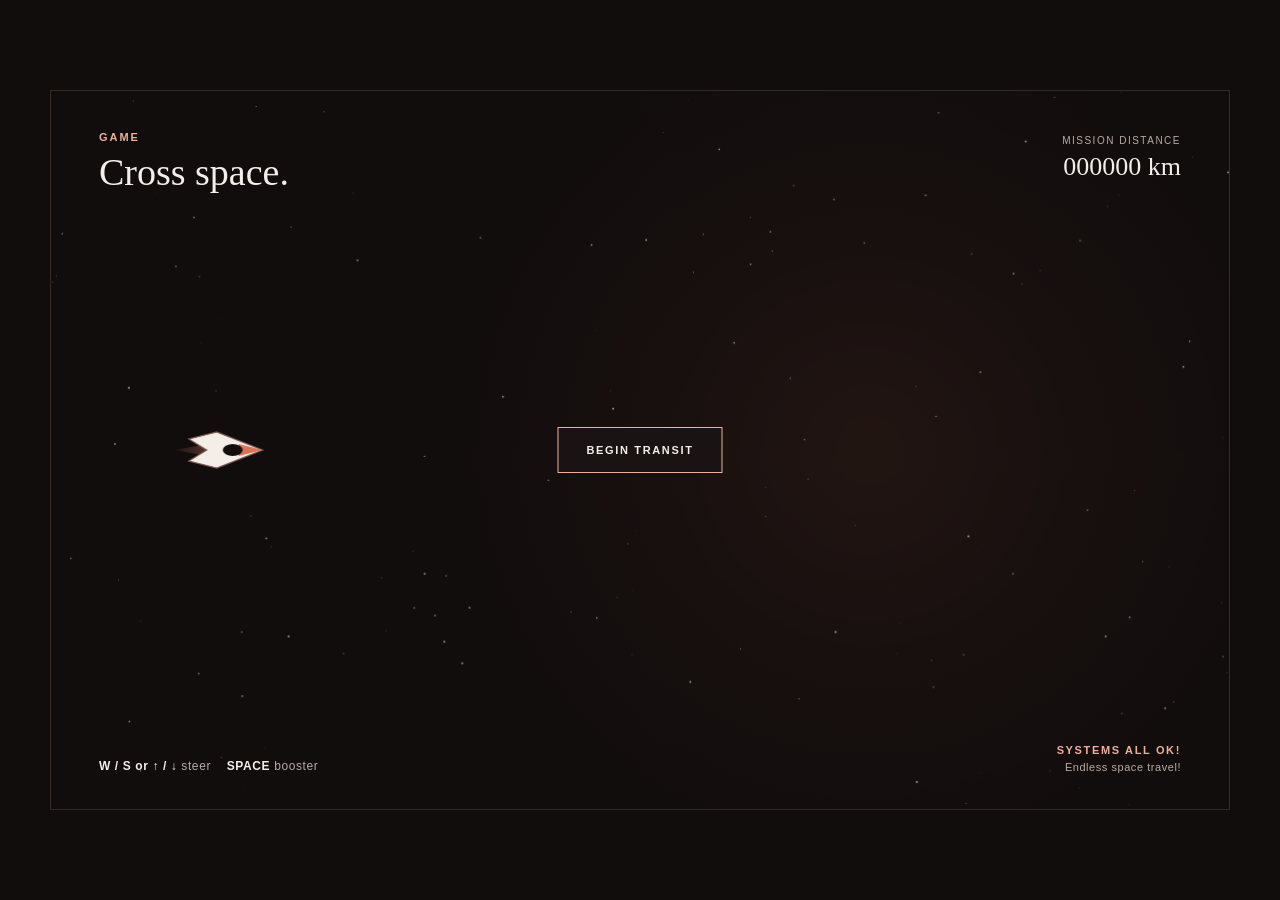
<file: dihhhh.html>
<!DOCTYPE html>
<html lang="en">
<head>
<meta charset="UTF-8">
<meta name="viewport" content="width=device-width, initial-scale=1.0">
<title>TRANSIT — Mars Mission</title>
<style>
  :root{
    --bg:#110d0d; --panel:#191313; --peach:#efb09a; --orange:#df7255;
    --cream:#f4eee9; --muted:#b9aaa3; --line:#382927;
  }
  *{box-sizing:border-box}
  html,body{margin:0;height:100%;background:var(--bg);color:var(--cream);
    font-family:Arial,Helvetica,sans-serif;overflow:hidden}
  body{display:flex;align-items:center;justify-content:center}
  #wrap{
    width:min(1180px,100vw);height:min(720px,100vh);position:relative;
    background:#110d0d;border:1px solid #382927;overflow:hidden;
    display:flex;flex-direction:column;
  }
  canvas{width:100%;height:100%;display:block;cursor:crosshair}
  .hud{position:absolute;inset:0;pointer-events:none}
  .top{position:absolute;left:48px;top:40px}
  .kicker{font-size:11px;letter-spacing:.18em;color:var(--peach);font-weight:700;text-transform:uppercase}
  h1{font-family:Georgia,serif;font-weight:400;font-size:38px;line-height:1.05;
     margin:10px 0 0;max-width:380px;color:var(--cream)}
  .mission{position:absolute;right:48px;top:44px;text-align:right}
  .mission .label{font-size:10px;color:var(--muted);letter-spacing:.15em;text-transform:uppercase}
  #score{font-family:Georgia,serif;font-size:26px;margin-top:6px;color:var(--cream)}
  .bottom{position:absolute;left:48px;bottom:36px}
  .controls{font-size:12px;color:var(--muted);letter-spacing:.05em}
  .controls b{color:var(--cream);font-weight:600}
  .status{position:absolute;right:48px;bottom:36px;text-align:right}
  #status{color:var(--peach);font-size:11px;letter-spacing:.15em;font-weight:700;text-transform:uppercase}
  #hint{color:var(--muted);font-size:11px;margin-top:5px;letter-spacing:.05em}
  #start{
    position:absolute;left:50%;top:50%;transform:translate(-50%,-50%);
    border:1px solid var(--peach);background:#191313;color:var(--cream);
    padding:16px 28px;letter-spacing:.15em;font-weight:700;font-size:11px;
    cursor:pointer;pointer-events:auto;transition:all 0.2s ease;
    text-transform:uppercase;
  }
  #start:hover{background:#251715;border-color:var(--orange)}
  #flash{position:absolute;inset:0;background:var(--peach);opacity:0;pointer-events:none}
</style>
</head>
<body>
<div id="wrap">
<canvas id="game" width="1180" height="720"></canvas>
<div class="hud">
  <div class="top">
    <div class="kicker">GAME</div>
    <h1>Cross space.</h1>
  </div>
  <div class="mission">
    <div class="label">MISSION DISTANCE</div>
    <div id="score">000000 km</div>
  </div>
  <div class="bottom">
    <div class="controls"><b>W / S or ↑ / ↓</b> steer &nbsp;&nbsp; <b>SPACE</b> booster</div>
  </div>
  <div class="status">
    <div id="status">SYSTEMS ALL OK!</div>
    <div id="hint">Endless space travel!</div>
  </div>
  <button id="start">BEGIN TRANSIT</button>
  <div id="flash"></div>
</div>
</div>
<script>
const c=document.getElementById('game'),ctx=c.getContext('2d');
const W=c.width,H=c.height;
const keys={};
let running=false, over=false, t=0, dist=0, baseSpeed=4.0, spawn=0;
let ship={x:180,y:360,vy:0,tilt:0};
let obstacles=[], stars=[];

for(let i=0;i<160;i++) stars.push({x:Math.random()*W,y:Math.random()*H,r:Math.random()*1.5+.2,s:Math.random()*1.4+.2});

function reset(){
  running=true;over=false;t=0;dist=0;baseSpeed=4.0;spawn=0;obstacles=[];
  ship={x:180,y:360,vy:0,tilt:0};
  document.getElementById('start').style.display='none';
  document.getElementById('status').textContent='SYSTEMS NOMINAL';
  document.getElementById('hint').textContent='Infinite deep space transit in progress.';
}

function drawBg(){
  ctx.fillStyle='#110d0d';ctx.fillRect(0,0,W,H);
  let g=ctx.createRadialGradient(820,360,30,820,360,600);
  g.addColorStop(0,'rgba(223,114,85,.08)');g.addColorStop(1,'rgba(0,0,0,0)');
  ctx.fillStyle=g;ctx.fillRect(0,0,W,H);
  
  for(const s of stars){
    let x=(s.x - (t*s.s*1.4))%W;if(x<0)x+=W;
    ctx.globalAlpha=.2+s.r*.3;ctx.fillStyle='#f4eee9';
    ctx.fillRect(x,s.y,s.r,s.r);
  }
  ctx.globalAlpha=1;
}

function drawShip(){
  ctx.save();ctx.translate(ship.x,ship.y);ctx.rotate(ship.tilt);
  // Refined editorial engine exhaust glow
  let eg=ctx.createLinearGradient(-60,0,-5,0);
  eg.addColorStop(0,'rgba(239,176,154,0)');eg.addColorStop(.6,'rgba(223,114,85,.3)');eg.addColorStop(1,'rgba(244,238,233,.85)');
  ctx.fillStyle=eg;ctx.beginPath();ctx.moveTo(-58,0);ctx.lineTo(-10,-8);ctx.lineTo(-10,8);ctx.closePath();ctx.fill();
  
  // Sleek minimalist spacecraft geometry
  ctx.fillStyle='#f4eee9';ctx.strokeStyle='#7d5a50';ctx.lineWidth=1.2;
  ctx.beginPath();ctx.moveTo(32,0);ctx.lineTo(-14,-18);ctx.lineTo(-42,-11);ctx.lineTo(-24,0);ctx.lineTo(-42,11);ctx.lineTo(-14,18);ctx.closePath();ctx.fill();ctx.stroke();
  
  ctx.fillStyle='#df7255';ctx.beginPath();ctx.moveTo(32,0);ctx.lineTo(8,-6);ctx.lineTo(8,6);ctx.closePath();ctx.fill();
  ctx.fillStyle='#110d0d';ctx.beginPath();ctx.ellipse(2,0,10,6,0,0,Math.PI*2);ctx.fill();
  ctx.restore();
}

function drawObstacle(o){
  ctx.save();ctx.translate(o.x,o.y);ctx.rotate(o.rot);
  if(o.type==='debris'){
    // Jagged metal debris cluster
    ctx.fillStyle='#b9aaa3';ctx.strokeStyle='#f4eee9';ctx.lineWidth=1;
    ctx.beginPath();
    for(let i=0;i<5;i++){let a=i*Math.PI*2/5,rr=o.r*(0.7+Math.sin(i*4)*0.3);
      let px=Math.cos(a)*rr,py=Math.sin(a)*rr;
      if(i===0)ctx.moveTo(px,py);else ctx.lineTo(px,py)}
    ctx.closePath();ctx.fill();ctx.stroke();
  } else if(o.type==='satellite'){
    // Drifting old satellite / probe
    ctx.fillStyle='#382927';ctx.strokeStyle='#efb09a';ctx.lineWidth=1.2;
    ctx.fillRect(-o.r*0.6,-o.r*0.4,o.r*1.2,o.r*0.8);
    ctx.strokeRect(-o.r*0.6,-o.r*0.4,o.r*1.2,o.r*0.8);
    ctx.fillStyle='#df7255';
    ctx.fillRect(-o.r*1.1,-o.r*0.2,o.r*0.5,o.r*0.4);
    ctx.fillRect(o.r*0.6,-o.r*0.2,o.r*0.5,o.r*0.4);
  } else {
    // Elegant asteroid rock
    ctx.fillStyle='#2a1f1d';ctx.strokeStyle='#8d655b';ctx.lineWidth=1;
    ctx.beginPath();
    for(let i=0;i<8;i++){let a=i*Math.PI*2/8,rr=o.r*(.75+Math.sin(i*4.2)*.2);
      let px=Math.cos(a)*rr,py=Math.sin(a)*rr;
      if(i===0)ctx.moveTo(px,py);else ctx.lineTo(px,py)}
    ctx.closePath();ctx.fill();ctx.stroke();
  }
  ctx.restore();
}

function collide(a,o){
  let hitRadius = o.r + 20;
  return Math.hypot(a.x-o.x,a.y-o.y)<hitRadius;
}

function endGame(){
  running=false;over=true;
  document.getElementById('status').textContent='TRANSIT INTERRUPTED';
  document.getElementById('hint').textContent='Press ENTER or click to restart journey.';
  document.getElementById('start').style.display='block';
  document.getElementById('start').textContent='RESTART TRANSIT';
  document.getElementById('flash').animate([{opacity:.28},{opacity:0}],{duration:450});
}

function frame(){
  t+=1;
  drawBg();
  if(running){
    // Infinite game progression: speed increases steadily over distance
    let currentSpeed = baseSpeed + (dist / 14000);
    let boost = keys[' '] ? 1.75 : 1.0;
    let effectiveSpeed = currentSpeed * boost;

    // Smooth responsive steering (W/S or Up/Down arrows)
    let moveUp = keys['ArrowUp'] || keys['w'] || keys['W'];
    let moveDown = keys['ArrowDown'] || keys['s'] || keys['S'];
    
    ship.vy += (moveUp ? -0.55 : 0) + (moveDown ? 0.55 : 0);
    ship.vy *= 0.85; // smooth damping
    ship.y += ship.vy;
    ship.y = Math.max(90, Math.min(630, ship.y));
    ship.tilt = ship.vy * 0.035;
    
    dist += effectiveSpeed * 9;
    spawn -= 1;
    
    if(spawn <= 0){
      // Progressive spawning intervals & new obstacle types as distance grows
      spawn = Math.max(18, (48 - Math.floor(dist / 16000) * 4)) + Math.random()*28;
      
      let type = 'rock';
      let r = 12 + Math.random()*26;
      let vxMult = 1.0;
      
      if(dist > 20000 && Math.random() < 0.35){
        type = 'debris';
        vxMult = 1.4;
        r = 14 + Math.random()*15;
      } else if(dist > 45000 && Math.random() < 0.4){
        type = 'satellite';
        r = 20 + Math.random()*12;
      }
      
      obstacles.push({
        x: W + 70,
        y: 80 + Math.random() * 560,
        r: r,
        rot: Math.random() * 6,
        type: type,
        vxMult: vxMult
      });
    }

    for(const s of stars){s.x-=effectiveSpeed*.5*s.s}
    for(const o of obstacles){
      o.x -= effectiveSpeed * o.vxMult;
      o.rot += .012;
    }
    obstacles = obstacles.filter(o => o.x > -90);
    
    for(const o of obstacles){
      if(collide(ship,o)){
        endGame();
        break;
      }
    }
    
    document.getElementById('score').textContent = Math.floor(dist).toString().padStart(6,'0') + ' km';
  }
  
  obstacles.forEach(drawObstacle);
  drawShip();
  requestAnimationFrame(frame);
}

// Event listeners for keyboard & mouse/touch interactivity
document.getElementById('start').onclick = reset;
addEventListener('keydown', e => {
  keys[e.key] = true;
  if(e.key === 'Enter' && !running) reset();
});
addEventListener('keyup', e => keys[e.key] = false);

// Mouse / touch smooth tracking fallback
c.addEventListener('mousemove', e => {
  if(!running) return;
  const rect = c.getBoundingClientRect();
  const mouseY = (e.clientY - rect.top) * (H / rect.height);
  ship.y += (mouseY - ship.y) * 0.12;
  ship.y = Math.max(90, Math.min(630, ship.y));
});

frame();
</script>
</body>
</html>
</file>
